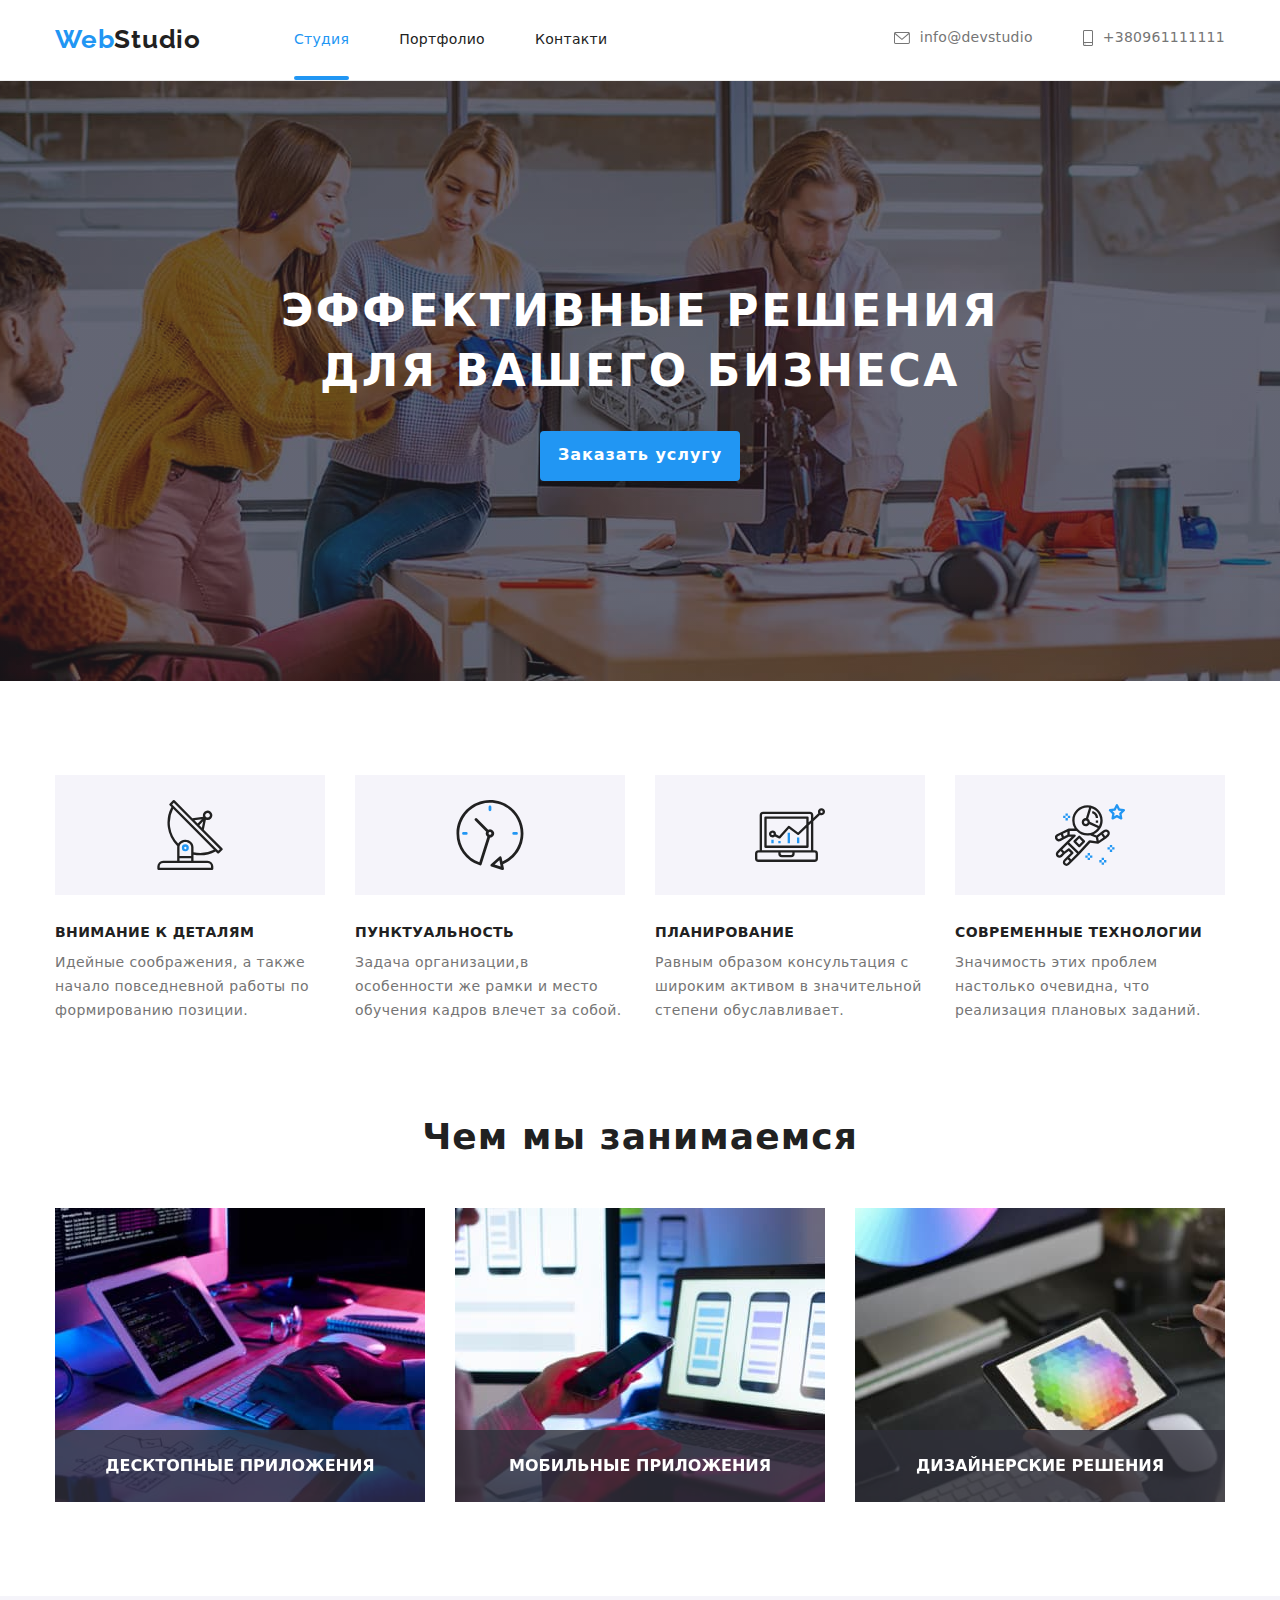
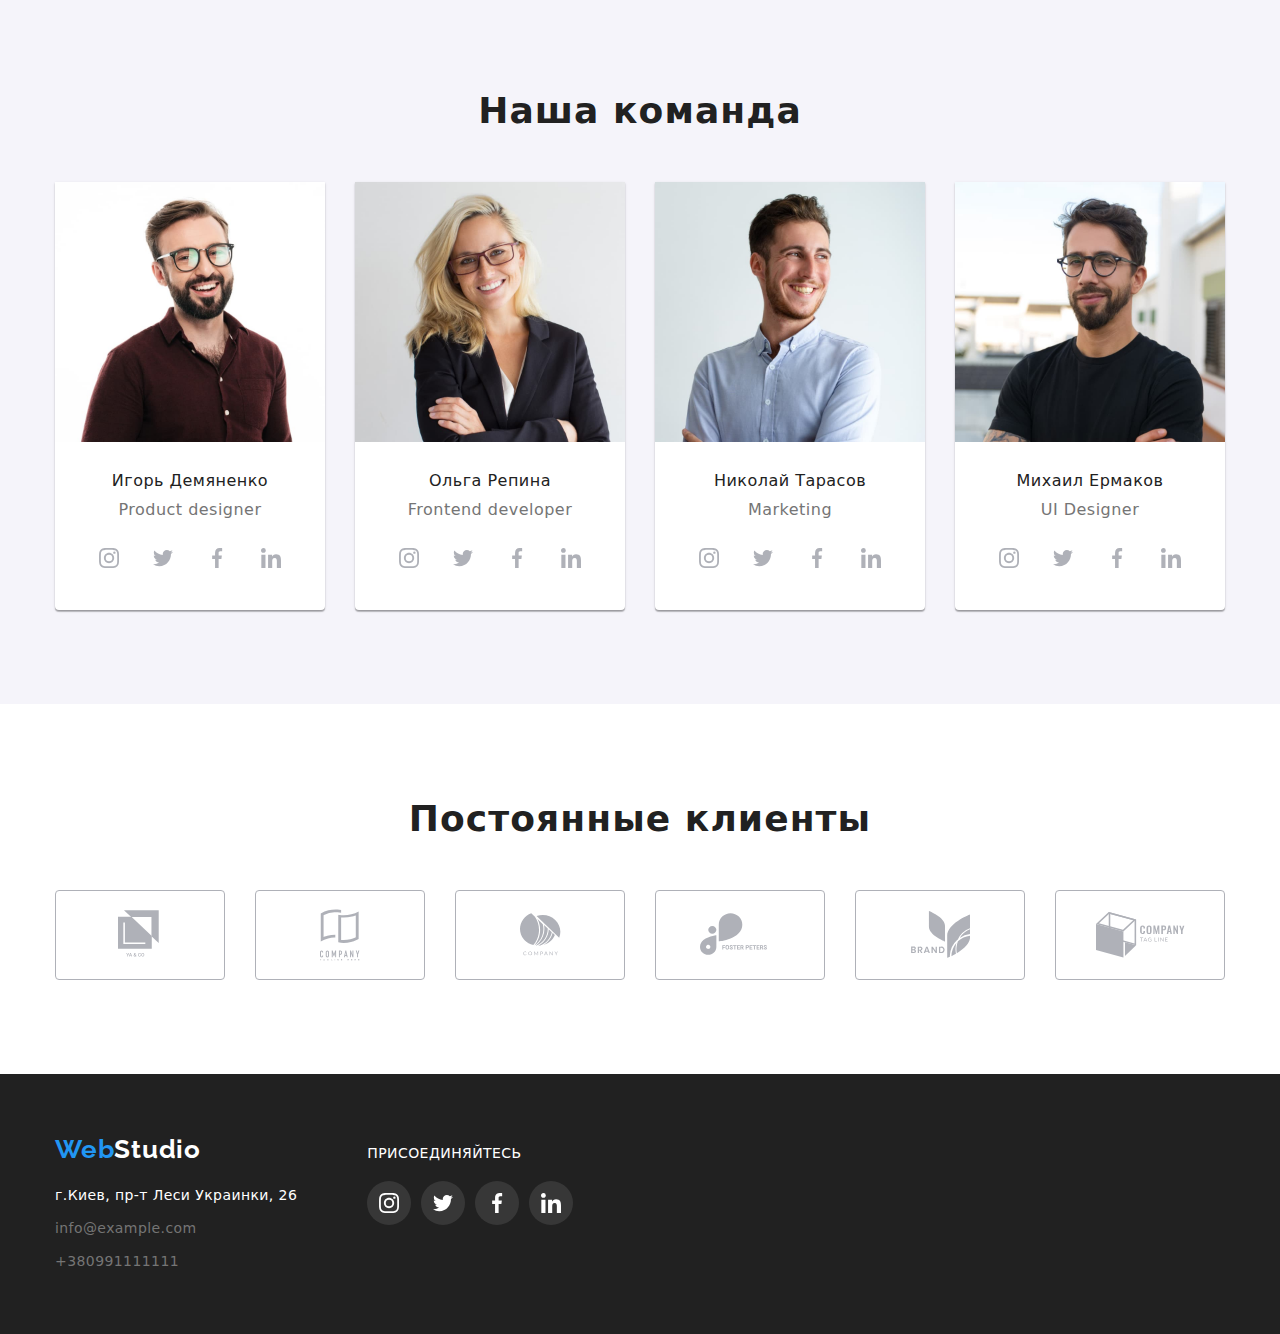
<file: index.html>
<!DOCTYPE html>
<html lang="en">
  <head>
    <meta charset="UTF-8" />
    <meta name="viewport" content="width=device-width, initial-scale=1.0" />
    <title>Webstudio</title>
    <link href="https://fonts.googleapis.com/css2?family=Raleway:wght@700&family=Roboto:wght@400;500;700;900&display=swap" rel="stylesheet">
    <link rel="stylesheet" href="./style.css" />
    <link rel="stylesheet" href=" https://cdnjs.cloudflare.com/ajax/libs/modern-normalize/1.0.0/modern-normalize.min.css">
  <body>
    <header class="page-header">
      <div class="container-header">
      <nav class="nav-list">
        <a href="./index.html" class="Logo">
          <span class="header-Web">Web</span><span class="header-studio">Studio</span></a
        >
        <ul class="site-nav-list">
          <li class="item"><a class="nav-link current" href="./index.html">Студия</a></li>
          <li class="item"><a class="nav-link" href="./portfolio.html">Портфолио</a></li>
          <li class="item"><a class="nav-link" href="">Контакти</a></li>
        </ul>
      </nav>
      <ul class="page-header-contacts-list">
        <li class="item"><a class="header-contacts" href="mailto:info@devstudio">
          <svg class="icon" width="16" height="12">
            <use href="./images/symbol-defs.svg#icon-envelope"></use></svg>info@devstudio</a></li>
        <li class="item"><a class="header-contacts" href="tel:+380961111111">
          <svg class="icon" width="10" height="16">
            <use href="./images/symbol-defs.svg#icon-smartphone"></use>
          </svg>
          +380961111111</a></li>
      </ul>
      </div>
    </header>
    <main class="main-sections">
      <section class="main-hero">
        <div class="container-hero">
        <h1 class="hero">Эффективные решения <br>для вашего бизнеса</br></h1>
        <button type="button" class="hero-button" data-modal-open><span class="hero-button-name">Заказать услугу</span></button>
        </div>
        <div class="backdrop is-hidden" data-modal>
        <div class="modal">
          <button class="close" data-modal-close>
            <svg class="modal-icon" width="18" height="18">
            <use href="./images/symbol-defs.svg#icon-close"></use></svg>
        </button>
        </div>
        </div>
        </section>
      <section class="main-features">
        <div class="container-features">
        <h2 class="visually-hidden">Особености</h2>
        <ul class="kinds">
          <li class="kinds-kid">
            <div class="icon-kinds">
            <svg class="icon-kinds-kid" width="70" height="70">
            <use href="./images/symbol-defs.svg#icon-antenna"></use></svg>
            </div>
            <h3 class="features-link">Внимание к деталям</h3>
            <p class="features-description">
              Идейные соображения, а также начало повседневной работы по формированию позиции.
            </p>
          </li>
          <li class="kinds-kid">
            <div class="icon-kinds">
            <svg class="icon-kinds-kid" width="70" height="70">
            <use href="./images/symbol-defs.svg#icon-clock"></use></svg>
            </div>
            <h3 class="features-link">Пунктуальность</h3>
            <p class="features-description">
              Задача организации,в особенности же рамки и место обучения кадров влечет за собой.
            </p>
          </li>
          <li class="kinds-kid">
             <div class="icon-kinds">
            <svg class="icon-kinds-kid" width="70" height="70">
            <use href="./images/symbol-defs.svg#icon-diagram"></use></svg>
            </div>
            <h3 class="features-link">Планирование</h3>
            <p class="features-description">
              Равным образом консультация с широким активом в значительной степени обуславливает.
            </p>
          </li>
          <li class="kinds-kid">
            <div class="icon-kinds">
            <svg class="icon-kinds-kid" width="70" height="70">
            <use href="./images/symbol-defs.svg#icon-astronaut"></use></svg>
            </div>
            <h3 class="features-link">Современные технологии</h3>
            <p class="features-description">
              Значимость этих проблем настолько очевидна, что реализация плановых заданий.
            </p>
          </li>
        </ul>
        </div>
      </section>
      <section class="main-doing">
        <div class="container-doing">
        <h2 class="doing">Чем мы занимаемся</h2>
        <ul class="kinds">
          <li class="image">
            <img src="./images/box11.jpg" alt="Набираем код" width="370" />
              <p class="text-decoration">десктопные приложения</p>
          </li>
          <li class="image">
            <img src="./images/box22.jpg" alt="Создаем приложения для мобильных устройств" width="370" />
            <p class="text-decoration">мобильные приложения</p>
          </li>
          <li class="image">
            <img src="./images/box33.jpg" alt="Создаем приложения для планшетов" width="370" />
            <p class="text-decoration">дизайнерские решения</p>
          </li>
        </ul>
        </div>
      </section>
      <section class="main-comand">
        <div class="container-comand">
        <h2 class="comand">Наша команда</h2>
        <ul class="main-comand-list">
          <li class="comand-list">
            <img src="./images/img(44).jpg" alt="Product designer" width="270" />
            <div class="comand-card-name">
            <h3 class="comand-list-name">Игорь Демяненко</h3>
            <p class="comand-list-specialty">Product designer</p>
            <ul class="social-icon"> 
              <li class="comand-client-icon">
               <a class="comand-button-icon" href="#">  
               <svg class="comand-icon" width="20" height="20">
               <use href="./images/symbol-defs.svg#icon-instagram"></use></svg>
               </a>
             </li>
              <li class="comand-client-icon">
               <a class="comand-button-icon" href="#">  
               <svg class="comand-icon" width="20" height="20">
               <use href="./images/symbol-defs.svg#icon-twitter"></use></svg>
               </a>
             </li>
             <li class="comand-client-icon">
               <a class="comand-button-icon" href="#">
               <svg class="comand-icon" width="20" height="20">
              <use href="./images/symbol-defs.svg#icon-facebook"></use></svg>
               </a>
             </li>
             <li class="comand-client-icon">
               <a class="comand-button-icon" href="#">
               <svg class="comand-icon" width="20" height="20">
               <use href="./images/symbol-defs.svg#icon-linkedin"></use></svg>
               </a>
              </li>
            </ul>
              </div>     
          </li>
          <li class="comand-list">
            <img src="./images/img(55).jpg" alt="Frontend developer" width="270" />
            <div class="comand-card-name">
            <h3 class="comand-list-name">Ольга Репина</h3>
            <p class="comand-list-specialty">Frontend developer</p>
            <ul class="social-icon"> 
              <li class="comand-client-icon">
               <a class="comand-button-icon" href="#">  
               <svg class="comand-icon" width="20" height="20">
               <use href="./images/symbol-defs.svg#icon-instagram"></use></svg>
               </a>
             </li>
              <li class="comand-client-icon">
               <a class="comand-button-icon" href="#">  
               <svg class="comand-icon" width="20" height="20">
               <use href="./images/symbol-defs.svg#icon-twitter"></use></svg>
               </a>
             </li>
             <li class="comand-client-icon">
               <a class="comand-button-icon" href="#">
               <svg class="comand-icon" width="20" height="20">
              <use href="./images/symbol-defs.svg#icon-facebook"></use></svg>
               </a>
             </li>
             <li class="comand-client-icon">
               <a class="comand-button-icon" href="#">
               <svg class="comand-icon" width="20" height="20">
               <use href="./images/symbol-defs.svg#icon-linkedin"></use></svg>
               </a>
              </li>
            </ul>
              </div>     
          </li>
          <li class="comand-list">
            <img src="./images/img(66).jpg" alt="Marketing" width="270" />
            <div class="comand-card-name">
            <h3 class="comand-list-name">Николай Тарасов</h3>
            <p class="comand-list-specialty">Marketing</p>
            <ul class="social-icon"> 
              <li class="comand-client-icon">
               <a class="comand-button-icon" href="#">  
               <svg class="comand-icon" width="20" height="20">
               <use href="./images/symbol-defs.svg#icon-instagram"></use></svg>
               </a>
             </li>
              <li class="comand-client-icon">
               <a class="comand-button-icon" href="#">  
               <svg class="comand-icon" width="20" height="20">
               <use href="./images/symbol-defs.svg#icon-twitter"></use></svg>
               </a>
             </li>
             <li class="comand-client-icon">
               <a class="comand-button-icon" href="#">
               <svg class="comand-icon" width="20" height="20">
              <use href="./images/symbol-defs.svg#icon-facebook"></use></svg>
               </a>
             </li>
             <li class="comand-client-icon">
               <a class="comand-button-icon" href="#">
               <svg class="comand-icon" width="20" height="20">
               <use href="./images/symbol-defs.svg#icon-linkedin"></use></svg>
               </a>
              </li>
            </ul>
          </li> 
          <li class="comand-list">
            <img src="./images/img(77).jpg" alt="UI Designer" width="270" />
            <div class="comand-card-name">
            <h3 class="comand-list-name">Михаил Ермаков</h3>
            <p class="comand-list-specialty">UI Designer</p>
            <ul class="social-icon"> 
              <li class="comand-client-icon">
               <a class="comand-button-icon" href="#">  
               <svg class="comand-icon" width="20" height="20">
               <use href="./images/symbol-defs.svg#icon-instagram"></use></svg>
               </a>
             </li>
              <li class="comand-client-icon">
               <a class="comand-button-icon" href="#">  
               <svg class="comand-icon" width="20" height="20">
               <use href="./images/symbol-defs.svg#icon-twitter"></use></svg>
               </a>
             </li>
             <li class="comand-client-icon">
               <a class="comand-button-icon" href="#">
               <svg class="comand-icon" width="20" height="20">
              <use href="./images/symbol-defs.svg#icon-facebook"></use></svg>
               </a>
             </li>
             <li class="comand-client-icon">
               <a class="comand-button-icon" href="#">
               <svg class="comand-icon" width="20" height="20">
               <use href="./images/symbol-defs.svg#icon-linkedin"></use></svg>
               </a>
              </li>
            </ul>
        </li>
        </div>
      </section>
      <section class="main-customers">
        <div class="container-customers">
        <h2 class="customers">Постоянные клиенты</h2>
        <ul class="main-customer-list">
          <li class="clients-list">
            <a class="button-customer" href="#">
          <svg class="icon-customer" width="45" height="50">
          <use href="./images/symbol-defs.svg#icon-logo-1customers"></use></svg>
            </a>
            </li>
            <li class="clients-list">
            <a class="button-customer" href="#">
          <svg class="icon-customer" width="40" height="52">
          <use href="./images/symbol-defs.svg#icon-logo-2customers"></use></svg>
          </a>
          </li>
          <li class="clients-list">
            <a class="button-customer" href="#">
          <svg class="icon-customer" width="41" height="43">
          <use href="./images/symbol-defs.svg#icon-logo-3customers"></use></svg>
          </a>
          </li>
          <li class="clients-list">
            <a class="button-customer" href="#">
          <svg class="icon-customer" width="80" height="43">
          <use href="./images/symbol-defs.svg#icon-logo-4customers"></use></svg>
          </a>
          </li>
          <li class="clients-list">
          <a class="button-customer" href="#">
          <svg class="icon-customer" width="59" height="47">
          <use href="./images/symbol-defs.svg#icon-logo-5customers"></use></svg>
          </a>
          </li>
          <li class="clients-list">
          <a class="button-customer" href="#">
          <svg class="icon-customer" width="89" height="46">
          <use href="./images/symbol-defs.svg#icon-logo-6customers"></use></svg>
          </a>
          </li>
      </section>
    </main>
    <footer class="page-footer">
      <div class="container-footer">
      <div class="footer-content">
      <div class="footer-address">
      <a href="./index.html" class="Logo">
        <span class="footer-Web">Web</span><span class="footer-studio">Studio</span></a>
      <address class="address-links">
        <p class="address">г.Киев, пр-т Леси Украинки, 26</p>
        <a href="mailto:info@example.com" class="address-name">info@example.com</a>
        <a href="tel:+380991111111" class="address-name">+380991111111</a>
      </address>
      </div>
      <div class="footer-icon-list">
        <p class="footer-slogan">Присоединяйтесь</p>
        <ul class="footer-icon-social">
          <li class="footer-client-icon">
            <a class="footer-button-icon" href="#"> 
      <svg class="footer-icon" width="20" height="20">
      <use href="./images/symbol-defs.svg#icon-instagram"></use></svg>
             </a>
           </li>
           <li class="footer-client-icon">
            <a class="footer-button-icon" href="#"> 
      <svg class="footer-icon" width="20" height="20">
      <use href="./images/symbol-defs.svg#icon-twitter"></use></svg>
            </a>
            <li class="footer-client-icon">
            <a class="footer-button-icon" href="#"> 
      <svg class="footer-icon" width="20" height="20">
      <use href="./images/symbol-defs.svg#icon-facebook"></use></svg>
            </a>
            <li class="footer-client-icon">
            <a class="footer-button-icon" href="#"> 
      <svg class="footer-icon" width="20" height="20">
      <use href="./images/symbol-defs.svg#icon-linkedin"></use></svg>
            </a>
      </ul>
      </div>
      </div>
      </div>
    </footer>
    <script src="./js/modal.js"></script>
  </body>
</html>
</file>
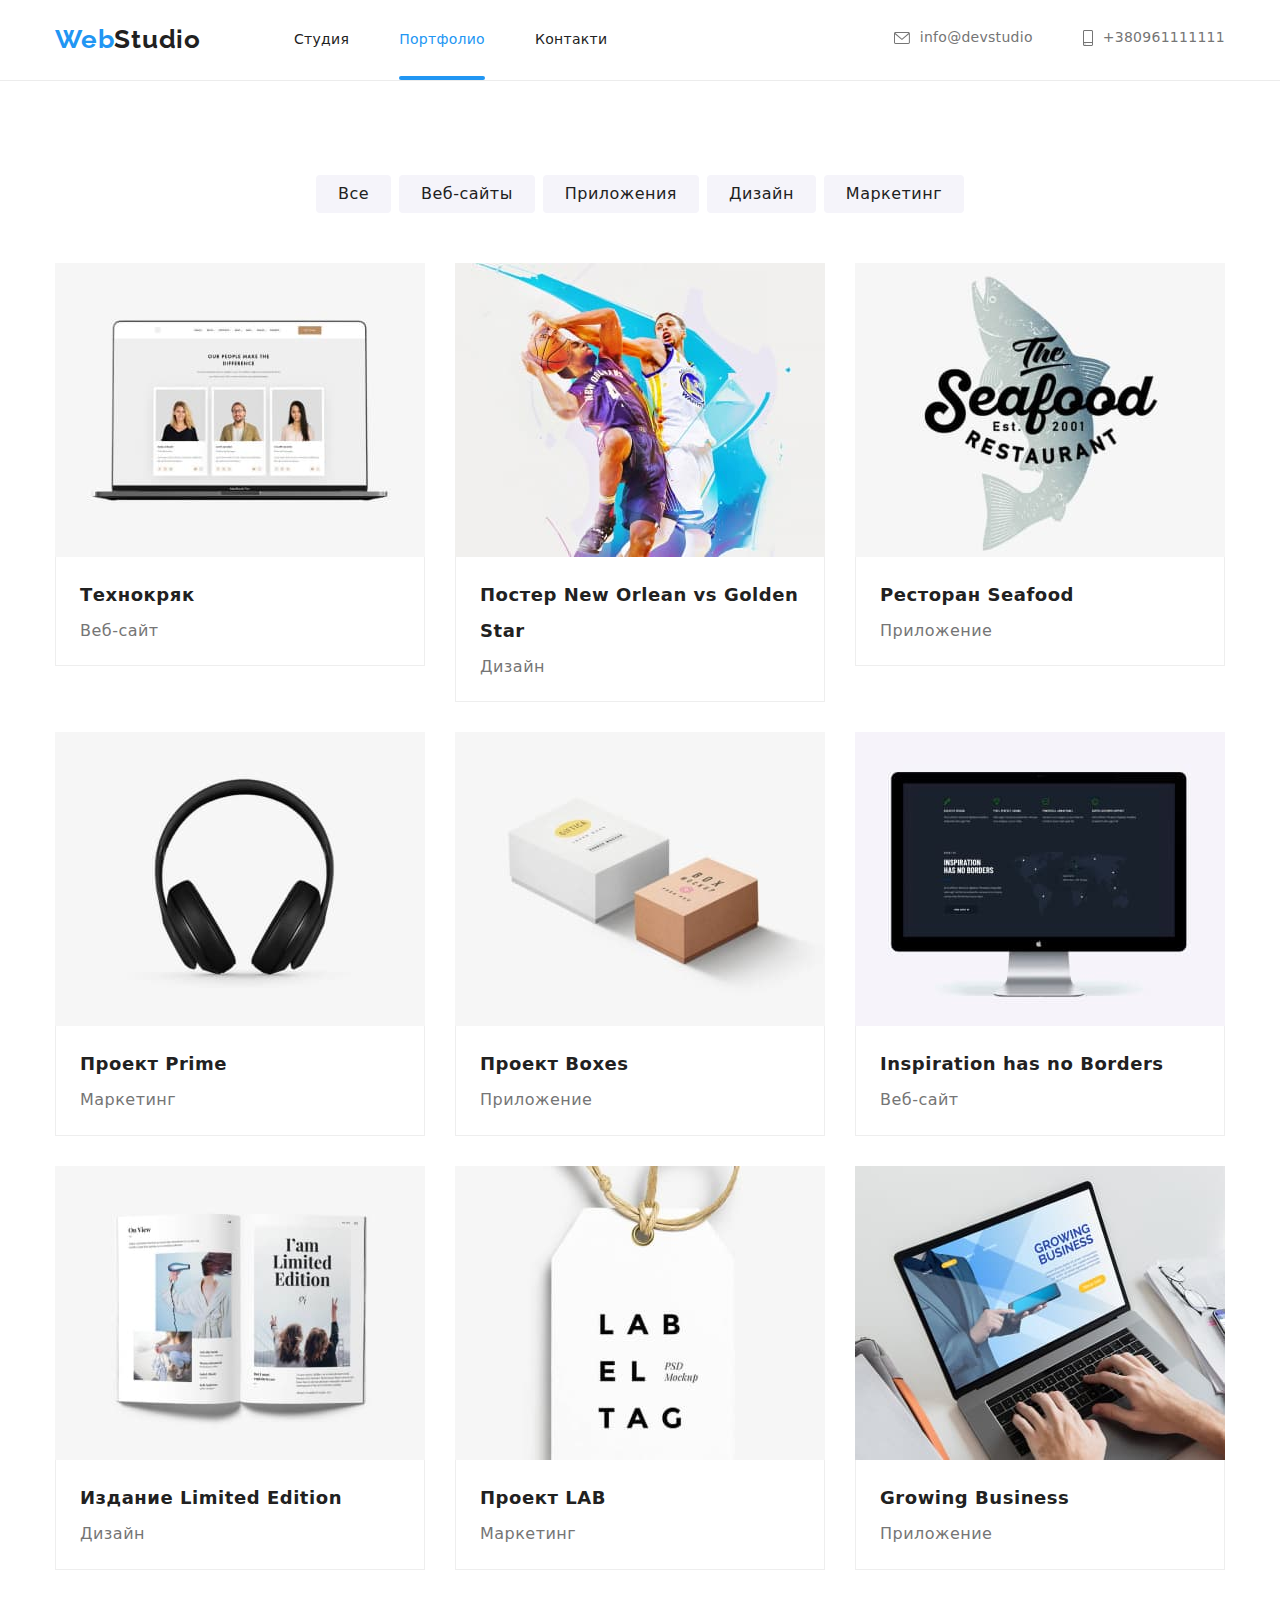
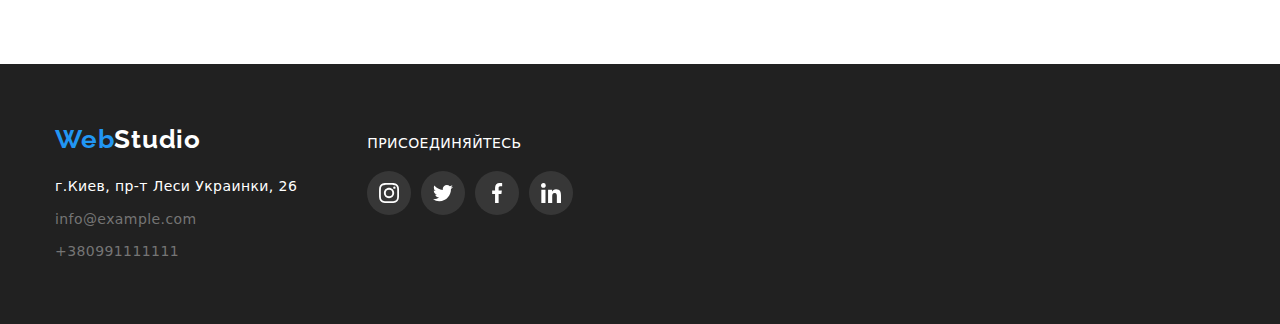
<file: portfolio.html>
<!DOCTYPE html>
<html lang="en">
  <head>
    <meta charset="UTF-8" />
    <meta name="viewport" content="width=device-width, initial-scale=1.0" />
    <title>portfolio</title>
    <link
      href="https://fonts.googleapis.com/css2?family=Raleway:wght@700&family=Roboto:wght@400;500;700;900&display=swap"
      rel="stylesheet"
    />
    <link rel="stylesheet" href="./style.css" />
    <link
      rel="stylesheet"
      href=" https://cdnjs.cloudflare.com/ajax/libs/modern-normalize/1.0.0/modern-normalize.min.css"
    />
  </head>
  <body>
    <header class="page-header">
      <div class="container-header">
        <nav class="nav-list">
          <a href="./index.html" class="Logo">
            <span class="header-Web">Web</span><span class="header-studio">Studio</span></a
          >
          <ul class="site-nav-list">
            <li class="item"><a class="nav-link" href="./index.html">Студия</a></li>
            <li class="item"><a class="nav-link current" href="./portfolio.html">Портфолио</a></li>
            <li class="item"><a class="nav-link" href="">Контакти</a></li>
          </ul>
        </nav>
        <ul class="page-header-contacts-list">
          <li class="item">
            <a class="header-contacts" href="mailto:info@devstudio">
              <svg class="icon" width="16" height="12">
                <use href="./images/symbol-defs.svg#icon-envelope"></use></svg
              >info@devstudio</a
            >
          </li>
          <li class="item">
            <a class="header-contacts" href="tel:+380961111111">
              <svg class="icon" width="10" height="16">
                <use href="./images/symbol-defs.svg#icon-smartphone"></use>
              </svg>
              +380961111111</a
            >
          </li>
        </ul>
      </div>
    </header>
    <main class="main-sections">
      <section class="container-sections">
        <h1 class="visually-hidden">Портфолио</h1>
        <h2 class="visually-hidden">Кнопки</h2>
        <ul class="button-adrress">
          <li class="button-type">
            <button type="button" class="button-link"><span class="button-name">Все</span></button>
          </li>
          <li class="button-type">
            <button type="button" class="button-link"><span class="button-name">Веб-сайты</span></button>
          </li>
          <li class="button-type">
            <button type="button" class="button-link"><span class="button-name">Приложения</span></button>
          </li>
          <li class="button-type">
            <button type="button" class="button-link"><span class="button-name">Дизайн</span></button>
          </li>
          <li class="button-type">
            <button type="button" class="button-link"><span class="button-name">Маркетинг</span></button>
          </li>
        </ul>
        <h2 class="visually-hidden">Слайди</h2>
        <ul class="solider">
          <li class="main-slids">
            <a class="slid" href="#">
              <div class="slid-image">
                <img src="./images/img(88).jpg" alt="Веб-сайт" width="370" />
                <div class="overlay">
                  <p class="slid-text">
                    Технокряк это современная площадка распостранения коранавируса. Компании использують эту платформу
                    для цифрового шпионажа и атак на защищенные сервера конкурентов.
                  </p>
                </div>
              </div>
              <div class="card-content">
                <h3 class="main-slids-name">Технокряк</h3>
                <p class="main-slids-button">Веб-сайт</p>
              </div>
            </a>
          </li>
          <li class="main-slids">
            <a class="slid" href="#">
              <div class="slid-image">
                <img src="./images/img(99).jpg" alt="Дизайн" width="370" />
                <div class="overlay">
                  <p class="slid-text">
                    Технокряк это современная площадка распостранения коранавируса. Компании использують эту платформу
                    для цифрового шпионажа и атак на защищенные сервера конкурентов.
                  </p>
                </div>
              </div>
              <div class="card-content">
                <h3 class="main-slids-name">Постер New Orlean vs Golden Star</h3>
                <p class="main-slids-button">Дизайн</p>
              </div>
            </a>
          </li>
          <li class="main-slids">
            <a class="slid" href="#">
              <div class="slid-image">
                <img src="./images/img(100).jpg" alt="Приложение" width="370" />
                <div class="overlay">
                  <p class="slid-text">
                    Технокряк это современная площадка распостранения коранавируса. Компании использують эту платформу
                    для цифрового шпионажа и атак на защищенные сервера конкурентов.
                  </p>
                </div>
              </div>
              <div class="card-content">
                <h3 class="main-slids-name">Ресторан Seafood</h3>
                <p class="main-slids-button">Приложение</p>
              </div>
            </a>
          </li>
          <li class="main-slids">
            <a class="slid" href="#">
              <div class="slid-image">
                <img src="./images/img(110).jpg" alt="Маркетинг" width="370" />
                <div class="overlay">
                  <p class="slid-text">
                    Технокряк это современная площадка распостранения коранавируса. Компании использують эту платформу
                    для цифрового шпионажа и атак на защищенные сервера конкурентов.
                  </p>
                </div>
              </div>
              <div class="card-content">
                <h3 class="main-slids-name">Проект Prime</h3>
                <p class="main-slids-button">Маркетинг</p>
              </div>
            </a>
          </li>
          <li class="main-slids">
            <a class="slid" href="#">
              <div class="slid-image">
                <img src="./images/img(120).jpg" alt="Приложение" width="370" />
                <div class="overlay">
                  <p class="slid-text">
                    Технокряк это современная площадка распостранения коранавируса. Компании использують эту платформу
                    для цифрового шпионажа и атак на защищенные сервера конкурентов.
                  </p>
                </div>
              </div>
              <div class="card-content">
                <h3 class="main-slids-name">Проект Boxes</h3>
                <p class="main-slids-button">Приложение</p>
              </div>
            </a>
          </li>
          <li class="main-slids">
            <a class="slid" href="#">
              <div class="slid-image">
                <img src="./images/img(130).jpg" alt="Веб-сайт" width="370" />
                <div class="overlay">
                  <p class="slid-text">
                    Технокряк это современная площадка распостранения коранавируса. Компании использують эту платформу
                    для цифрового шпионажа и атак на защищенные сервера конкурентов.
                  </p>
                </div>
              </div>
              <div class="card-content">
                <h3 class="main-slids-name">Inspiration has no Borders</h3>
                <p class="main-slids-button">Веб-сайт</p>
              </div>
            </a>
          </li>
          <li class="main-slids">
            <a class="slid" href="#">
              <div class="slid-image">
                <img src="./images/img(140).jpg" alt="Дизайн" width="370" />
                <div class="overlay">
                  <p class="slid-text">
                    Технокряк это современная площадка распостранения коранавируса. Компании использують эту платформу
                    для цифрового шпионажа и атак на защищенные сервера конкурентов.
                  </p>
                </div>
              </div>
              <div class="card-content">
                <h3 class="main-slids-name">Издание Limited Edition</h3>
                <p class="main-slids-button">Дизайн</p>
              </div>
            </a>
          </li>
          <li class="main-slids">
            <a class="slid" href="#">
              <div class="slid-image">
                <img src="./images/img(150).jpg" alt="Маркетинг" width="370" />
                <div class="overlay">
                  <p class="slid-text">
                    Технокряк это современная площадка распостранения коранавируса. Компании использують эту платформу
                    для цифрового шпионажа и атак на защищенные сервера конкурентов.
                  </p>
                </div>
              </div>
              <div class="card-content">
                <h3 class="main-slids-name">Проект LAB</h3>
                <p class="main-slids-button">Маркетинг</p>
              </div>
            </a>
          </li>
          <li class="main-slids">
            <a class="slid" href="#">
              <div class="slid-image">
                <img src="./images/img(160).jpg" alt="Приложение" width="370" />
                <div class="overlay">
                  <p class="slid-text">
                    Технокряк это современная площадка распостранения коранавируса. Компании использують эту платформу
                    для цифрового шпионажа и атак на защищенные сервера конкурентов.
                  </p>
                </div>
              </div>
              <div class="card-content">
                <h3 class="main-slids-name">Growing Business</h3>
                <p class="main-slids-button">Приложение</p>
              </div>
            </a>
          </li>
        </ul>
      </section>
    </main>
    <footer class="page-footer">
      <div class="container-footer">
        <div class="footer-content">
          <div class="footer-address">
            <a href="./index.html" class="Logo">
              <span class="footer-Web">Web</span><span class="footer-studio">Studio</span></a
            >
            <address class="address-links">
              <p class="address">г.Киев, пр-т Леси Украинки, 26</p>
              <a href="mailto:info@example.com" class="address-name">info@example.com</a>
              <a href="tel:+380991111111" class="address-name">+380991111111</a>
            </address>
          </div>
          <div class="footer-icon-list">
            <p class="footer-slogan">Присоединяйтесь</p>
            <ul class="footer-icon-social">
              <li>
                <a class="footer-button-icon" href="#">
                  <svg class="footer-icon" width="20" height="20">
                    <use href="./images/symbol-defs.svg#icon-instagram"></use>
                  </svg>
                </a>
              </li>
              <li>
                <a class="footer-button-icon" href="#">
                  <svg class="footer-icon" width="20" height="20">
                    <use href="./images/symbol-defs.svg#icon-twitter"></use>
                  </svg>
                </a>
              </li>

              <li>
                <a class="footer-button-icon" href="#">
                  <svg class="footer-icon" width="20" height="20">
                    <use href="./images/symbol-defs.svg#icon-facebook"></use>
                  </svg>
                </a>
              </li>

              <li>
                <a class="footer-button-icon" href="#">
                  <svg class="footer-icon" width="20" height="20">
                    <use href="./images/symbol-defs.svg#icon-linkedin"></use>
                  </svg>
                </a>
              </li>
            </ul>
          </div>
        </div>
      </div>
    </footer>
  </body>
</html>
</file>
<file: style.css>
:root {
  --primery-white-color: #ffffff;
  --text-black-color: #212121;
  --title-blue-color: #2196f3;
  --accent-grey-color: #757575;
  --accent-grayish-color: #f5f4fa;
  --accent-border-a-color: #afb1b8;
  --accent-border-b-color: #eeeeee;
  --accent-footer-b-color: rgba(255, 255, 255, 0.1);
  --accent-backdrop-color: rgba(0, 0, 0, 0.2);
  --accent-text-decoretion-color: rgba(47, 48, 58, 0.8);
  --timing-function: cubic-bezier(0.4, 0, 0.2, 1);
  --accent-header-border-color: #ececec;
  --accent-close-border-color: rgba(0, 0, 0, 0.1);
  --accent-overlay-color: rgba(33, 150, 243, 0.9);
}
body {
  background-color: var(--primery-white-color);
  color: var(--text-black-color);
  font-family: "Roboto", sans-serif;
  margin: 0px;
}
a {
  text-decoration: none;
  color: inherit;
}
ul {
  list-style-type: none;
}
h1,
h2,
h3,
p {
  margin-top: 0;
  margin-bottom: 0;
}
img {
  display: block;
  max-width: 100%;
  height: auto;
}
.visually-hidden {
  position: absolute;
  width: 1px;
  height: 1px;
  margin: -1px;
  border: 0px;
  padding: 0px;
  clip: rect(0 0 0 0);
  overflow: hidden;
}
/* header*/
/*container*/
.page-header .container-header {
  display: flex;
  justify-content: space-between;
  align-items: center;
  width: 1200px;
  padding-right: 15px;
  padding-left: 15px;
  margin-left: auto;
  margin-right: auto;
}
.page-header {
  background-color: var(--primery-white-color);
  font-weight: 500;
  font-size: 14px;
  line-height: 1.14;
  letter-spacing: 0.02em;
  border-bottom-width: 1px;
  border-bottom-style: solid;
  border-bottom-color: var(--accent-header-border-color);
}
/*Logo*/

.page-header .Logo {
  margin-left: auto;
  margin-right: 93px;
  padding-top: 24px;
  padding-bottom: 25px;
  margin-bottom: 0px;

  font-family: "Raleway", sans-serif;
  font-weight: 700;
  font-size: 26px;
  line-height: 1.19;
  letter-spacing: 0.03em;
}
/*Web*/
.page-header .header-Web {
  color: var(--title-blue-color);
}
/*studio*/
.page-header .header-studio {
  color: var(--text-black-color);
}
/*nav*/
.nav-list {
  display: flex;
  align-items: center;
  justify-content: space-around;
}
/*ul*/
.site-nav-list .nav-link:hover,
.site-nav-list .nav-link:focus {
  color: var(--title-blue-color);
}
.site-nav-list .nav-link.current {
  color: var(--title-blue-color);
}
.site-nav-list {
  display: flex;
  margin: 0;
  padding: 0;

  color: var(--text-black-color);
}
/*li*/
.site-nav-list .item + .item {
  margin-left: 50px;
}
/*a*/
.nav-link {
  display: block;
  padding-top: 32px;
  padding-bottom: 32px;

  transition: color 250ms var(--timing-function);
}
/*li*/
.item {
  position: relative;
}

/*a*/
.nav-link.current::after {
  position: absolute;
  bottom: 0px;

  content: "";
  display: block;
  width: 100%;
  height: 4px;
  background-color: var(--title-blue-color);
  border-radius: 2px;
}
/*contacts*/
/*ul*/
.page-header-contacts-list {
  display: flex;
  margin: 0px;
  padding: 0px;
}
/*li*/
.page-header-contacts-list .item + .item {
  margin-left: 50px;
  margin-right: auto;
}
/*a*/
.header-contacts {
  display: inline-flex;
  align-items: center;
  color: var(--accent-grey-color);

  transition: color 250ms var(--timing-function);
}
/*svg*/
.icon {
  margin-right: 10px;
  padding: 0px;
  fill: currentColor;
}
.header-contacts:hover,
.header-contacts:focus {
  color: var(--title-blue-color);
}
/*HERO*/
/*container*/
.main-hero .container-hero {
  width: 770px;
  margin-left: auto;
  margin-right: auto;
  text-align: center;
}
.main-hero {
  padding: 200px 0;
  max-width: 1600px;
  height: 600px;
  margin-left: auto;
  margin-right: auto;
  text-align: center;
  padding-right: 15px;
  padding-left: 15px;

  background-color: var(--text-black-color);
  background-image: linear-gradient(to right, rgba(47, 48, 58, 0.4), rgba(47, 48, 58, 0.4)), url(./images/hero.jpg);
  background-repeat: no-repeat;
  background-size: cover;
  background-position: center;
}
/*h1*/
.hero {
  margin-bottom: 30px;

  font-weight: 900;
  font-size: 44px;
  line-height: 1.36;
  text-align: center;
  letter-spacing: 0.06em;
  text-transform: uppercase;
  color: var(--primery-white-color);
}
/*button*/

.hero-button {
  width: 200px;
  height: 50px;
  padding: 0px;
  border: 0px;

  background-color: var(--title-blue-color);
  border-radius: 4px;
}
.hero-button-name {
  width: 200px;
  padding: 0px;
  border: 0px;

  font-weight: 700;
  font-size: 16px;
  line-height: 1.8;
  align-items: center;
  text-align: center;
  letter-spacing: 0.06em;
  color: var(--primery-white-color);
}
.backdrop {
  position: fixed;
  top: 0;
  left: 0;
  width: 100%;
  height: 100%;
  background-color: var(--accent-backdrop-color);

  opacity: 1;
  transition: opacity 250ms var(--timing-function);
}
.backdrop.is-hidden {
  opacity: 0;
  pointer-events: none;
}
.modal {
  position: absolute;
  top: 50%;
  left: 50%;
  transform: translate(-50%, -50%);

  min-height: 581px;
  min-width: 528px;

  background-color: var(--primery-white-color);
}
/*button*/
.close {
  width: 30px;
  height: 30px;
  display: flex;
  align-items: center;
  justify-content: center;
  position: absolute;
  top: 8px;
  right: 8px;
  border-radius: 50%;
  border: 1px solid var(--accent-close-border-color);
  box-sizing: border-box;
  background-color: var(--primery-white-color);
}
/*features*/

/*container*/
.main-features .container-features {
  width: 1200px;
  padding-right: 15px;
  padding-left: 15px;
  margin-left: auto;
  margin-right: auto;
  padding-top: 94px;
  padding-bottom: 94px;
  text-align: left;
}
/*section*/
.main-features {
  background-color: var(--primery-white-color);
}
/*ul*/
.kinds {
  display: flex;
  margin-top: 0px;
  margin-bottom: 0px;
  padding: 0px;
}
/*li*/
.kinds-kid {
  width: 270px;
  display: block;
  margin-left: auto;
  margin-right: auto;
}
/*h3*/
.features-link {
  width: 270px;
  margin-bottom: 10px;

  font-weight: 700;
  font-size: 14px;
  line-height: 1.14;
  letter-spacing: 0.03em;
  text-transform: uppercase;
  color: var(--text-black-color);
}
/*p*/
.features-description {
  width: 270px;

  font-weight: 400;
  font-size: 14px;
  line-height: 1.7;
  letter-spacing: 0.03em;
  color: var(--accent-grey-color);
}
.kinds .kinds-kid + .kinds-kid {
  margin-left: 30px;
}
/*div*/
.icon-kinds {
  width: 270px;
  height: 120px;
  margin: 0px;
  padding: 0px;
  display: flex;
  align-items: center;
  justify-content: center;
  margin-bottom: 30px;

  background-color: var(--accent-grayish-color);
}

/*doing*/
/*container*/
.main-doing .container-doing {
  width: 1200px;
  padding-right: 15px;
  padding-left: 15px;
  margin-left: auto;
  margin-right: auto;
  text-align: center;
  padding-bottom: 94px;
}
/*section*/
.main-doing {
  background-color: var(--primery-white-color);
}
/*h2*/
.doing {
  margin-bottom: 50px;

  font-weight: 700;
  font-size: 36px;
  line-height: 1.16;
  text-align: center;
  letter-spacing: 0.03em;
  color: var(--text-black-color);
}
.kinds .image + .image {
  margin-left: 30px;
}
.image {
  position: relative;
}
.text-decoration {
  position: absolute;
  bottom: 0;
  left: 0;
  width: 100%;
  display: block;
  text-align: center;
  margin: 0px;
  padding: 27px 0;
  background-color: var(--accent-text-decoretion-color);
  text-transform: uppercase;
  color: var(--primery-white-color);
  font-weight: 700;
}
/*comand*/

/*container*/
.main-comand .container-comand {
  width: 1200px;
  padding-right: 15px;
  padding-left: 15px;
  padding-top: 94px;
  padding-bottom: 94px;
  margin-left: auto;
  margin-right: auto;
  text-align: center;
}
/*section*/
.main-comand {
  background: var(--accent-grayish-color);
}
/*h2*/
.comand {
  margin-bottom: 50px;

  font-weight: 700;
  font-size: 36px;
  line-height: 1.16;
  text-align: center;
  letter-spacing: 0.03em;
  color: var(--text-black-color);
}
/*ul*/
.main-comand-list {
  width: 1170px;
  margin-left: auto;
  margin-right: auto;
  padding: 0px;
  margin-top: 0px;
  margin-bottom: 0px;
  display: flex;
  align-items: center;
  justify-content: space-around;

  background: var(--accent-grayish-color);
}

/*li*/
.comand-list {
  width: 270px;
  display: block;
  margin-left: auto;
  margin-right: auto;
  box-shadow: 0px 1px 3px rgba(0, 0, 0, 0.12), 0px 1px 1px rgba(0, 0, 0, 0.14), 0px 2px 1px rgba(0, 0, 0, 0.2);
  border-radius: 0px 0px 4px 4px;

  background: var(--primery-white-color);
}
.main-comand-list .comand-list + .comand-list {
  margin-left: 30px;
}
/*h3*/
.comand-list-name {
  margin-bottom: 10px;

  font-weight: 500;
  font-size: 16px;
  line-height: 1.18;
  text-align: center;
  letter-spacing: 0.03em;
  color: var(--text-black-color);
}
/*p*/
.comand-list-specialty {
  font-weight: 400;
  font-size: 16px;
  line-height: 1.18;
  text-align: center;
  letter-spacing: 0.03em;
  color: var(--accent-grey-color);
  margin-bottom: 16px;
}
.comand-card-name {
  padding: 30px 32px;
}
/*ul*/
.social-icon {
  display: flex;
  justify-content: space-between;
  align-items: center;
  margin: 0px;
  padding: 0px;
}
/*li*/
.social-icon .comand-client-icon + .comand-client-icon {
  margin-left: 10px;
}
/*svg*/
.comand-icon {
  display: block;
  margin-left: auto;
  margin-right: auto;
  padding: 0px;
  fill: var(--accent-grey-color);
}
/*a*/
.comand-button-icon {
  display: flex;
  align-items: center;
  justify-content: center;

  width: 44px;
  height: 44px;
  border-radius: 50%;

  color: var(--primery-white-color);

  transition: background-color 250ms var(--timing-function), --color3 250ms var(--timing-function);
}
.comand-button-icon:hover,
.comand-button-icon:focus {
  background-color: var(--title-blue-color);
  --color3: var(--primery-white-color);
}
/*regular customers*/
/*container*/
.container-customers {
  width: 1200px;
  padding-right: 15px;
  padding-left: 15px;
  padding-top: 94px;
  padding-bottom: 94px;
  margin-left: auto;
  margin-right: auto;
  text-align: center;
}
.main-customers {
  background-color: var(--primery-white-color);
}
/*h2*/
.customers {
  margin-bottom: 50px;
  font-size: 36px;
  line-height: 42px;
  text-align: center;
  letter-spacing: 0.03em;
  color: var(--text-black-color);
}

/*ul*/
.main-customer-list {
  width: 1170px;

  margin-left: auto;
  margin-right: auto;
  padding: 0px;
  margin-top: 0px;
  margin-bottom: 0px;
  display: flex;
  align-items: center;
  justify-content: space-around;
}
/*li*/
.clients-list {
  margin: 0px;
  padding: 0px;
}
.main-customer-list .clients-list + .clients-list {
  margin-left: 30px;
}
/*svg*/
.icon-customer {
  display: block;
  margin-left: auto;
  margin-right: auto;

  fill: var(--primery-white-color);
}
/*a*/
.button-customer {
  display: flex;
  align-items: center;
  justify-content: center;

  width: 170px;
  height: 90px;
  margin: 0px;
  padding: 0px;
  border: 1px solid var(--accent-border-a-color);
  box-sizing: border-box;
  border-radius: 4px;

  transition: border-color 250ms var(--timing-function), --color3 250ms var(--timing-function);
}
.button-customer:hover,
.button-customer:focus {
  border-color: var(--title-blue-color);
  --color3: var(--title-blue-color);
}
/*FOOTER*/

/*container*/
.page-footer .container-footer {
  width: 1200px;
  padding-left: 15px;
  padding-right: 15px;
  margin-left: auto;
  margin-right: auto;
  padding-top: 60px;
  padding-bottom: 60px;
}
.footer-content {
  display: flex;
  align-items: baseline;
}
.page-footer {
  background: var(--text-black-color);
}
/*Logo*/
.page-footer .Logo {
  font-family: "Raleway", sans-serif;
  font-weight: 700;
  font-size: 26px;
  line-height: 1.19;
  letter-spacing: 0.03em;
  font-style: normal;
}
.footer-Web {
  color: var(--title-blue-color);
}
.page-footer .footer-studio {
  color: var(--primery-white-color);
}
.Logo {
  display: block;
  margin-bottom: 20px;
}

/*address*/
.address-links {
  display: flex;
  flex-direction: column;

  font-weight: 400;
  font-size: 14px;
  line-height: 1.7;
  letter-spacing: 0.03em;
  font-style: normal;
}
.address {
  color: var(--primery-white-color);
}

/*a*/
.address-name {
  display: block;
  margin-top: 9px;

  color: var(--accent-grey-color);

  transition: color 250ms var(--timing-function);
}

.address-links .address-name:hover,
.address-links .address-name:focus {
  color: var(--title-blue-color);
}
/*div*/
.footer-icon-list {
  width: 206px;
  margin-left: 70px;
}
/*p*/
.footer-slogan {
  font-size: 14px;
  line-height: 16px;
  letter-spacing: 0.03em;
  text-transform: uppercase;
  margin-bottom: 20px;

  color: var(--primery-white-color);
}
/*ul*/
.footer-icon-social {
  display: flex;
  justify-content: space-between;
  align-items: center;
  padding: 0px;
  margin: 0px;
}
/*li*/
.footer-icon-social .footer-client-icon + .footer-client-icon {
  margin-left: 10px;
}
/*а*/
.footer-button-icon {
  width: 44px;
  height: 44px;
  display: flex;
  align-items: center;
  justify-content: center;

  background-color: var(--accent-footer-b-color);
  border-radius: 50%;

  transition: background-color 250ms var(--timing-function);
}
/*svg*/
.footer-icon {
  display: block;
  margin-left: auto;
  margin-right: auto;
  padding: 0px;

  --color3: var(--primery-white-color);
}

.footer-button-icon:hover,
.footer-button-icon:focus {
  background-color: var(--title-blue-color);
}

/*PORTFOLIO*/

/*container*/
.main-sections .container-sections {
  width: 1200px;
  padding-left: 15px;
  padding-right: 15px;
  padding-top: 94px;
  padding-bottom: 94px;
  margin-left: auto;
  margin-right: auto;

  background: var(--primery-white-color);
}
/*butons*/
/*ul*/
.button-adrress {
  display: flex;
  border-radius: 4px;
  align-items: center;
  justify-content: center;
  margin-bottom: 50px;
  margin-top: 0px;
  padding-left: 0px;

  background: var(--primery-white-color);
}
/*li*/
.button-type {
  display: block;
}
/*кнопка*/
.button-link {
  border: 0px;
  padding-right: 22px;
  padding-left: 22px;
  padding-top: 6px;
  padding-bottom: 6px;
  border-radius: 4px;
  background-color: var(--accent-grayish-color);
  color: var(--text-black-color);

  transition: background-color 250ms var(--timing-function), color 250ms var(--timing-function);
}
/*название кнопки*/
.button-name {
  font-weight: 500;
  font-size: 16px;
  line-height: 1.6;
  text-align: center;
  letter-spacing: 0.03em;
  color: currentColor;
}
.button-link:hover,
.button-link:focus {
  background-color: var(--title-blue-color);
  color: var(--primery-white-color);
}
.button-adrress .button-type + .button-type {
  margin-left: 8px;
}

/*Слайди*/

/*ul*/
.solider {
  display: flex;
  flex-wrap: wrap;
  padding: 0px;
  margin: 0px;
}
/*li*/
.main-slids {
  width: 370px;
  margin-right: 30px;
  margin-bottom: 30px;
  display: block;

  background-color: var(--primery-white-color);
}

.main-slids:nth-child(3n) {
  margin-right: 0px;
}
.main-slids:nth-last-child(-n + 3) {
  margin-bottom: 0px;
}
/*h3*/
.main-slids-name {
  width: 322px;
  margin-bottom: 4px;

  font-weight: 700;
  font-size: 18px;
  line-height: 2;
  letter-spacing: 0.03em;
  color: var(--text-black-color);
}
/*p*/
.main-slids-button {
  width: 322px;

  font-weight: 400;
  font-size: 16px;
  line-height: 1.8;
  letter-spacing: 0.03em;
  color: var(--accent-grey-color);
}
/*div*/
.card-content {
  width: 370px;
  background-color: var(--primery-white-color);
  text-align: left;
  padding-right: 24px;
  padding-bottom: 20px;
  padding-left: 24px;
  padding-top: 20px;

  border-right-width: 1px;
  border-right-style: solid;
  border-right-color: var(--accent-border-b-color);

  border-left-width: 1px;
  border-left-style: solid;
  border-left-color: var(--accent-border-b-color);

  border-bottom-width: 1px;
  border-bottom-style: solid;
  border-bottom-color: var(--accent-border-b-color);
}
.slid:hover,
.slid:focus {
  box-shadow: 0px 1px 1px rgba(0, 0, 0, 0.12), 0px 4px 4px rgba(0, 0, 0, 0.06), 1px 4px 6px rgba(0, 0, 0, 0.16);
}
.slid {
  transition: box-shadow 250ms var(--timing-function);
}
.main-slids {
  position: relative;
}
.slid {
  display: block;
}
.slid-image {
  position: relative;
  overflow: hidden;
}
.overlay {
  position: absolute;
  top: 0;
  left: 0;
  width: 100%;
  height: 100%;
  background-color: var(--accent-overlay-color);
  color: var(--primery-white-color);
  font-size: 18px;
  line-height: 1.5;
  transform: translateY(100%);
  transition: transform 250ms var(--timing-function);
  opacity: 0;
}
.slid-text {
  padding: 63px 24px;
  margin: 0;
}

.slid:hover .overlay,
.slid:focus .overlay {
  transform: translateY(0);
  opacity: 1;
}
</file>
